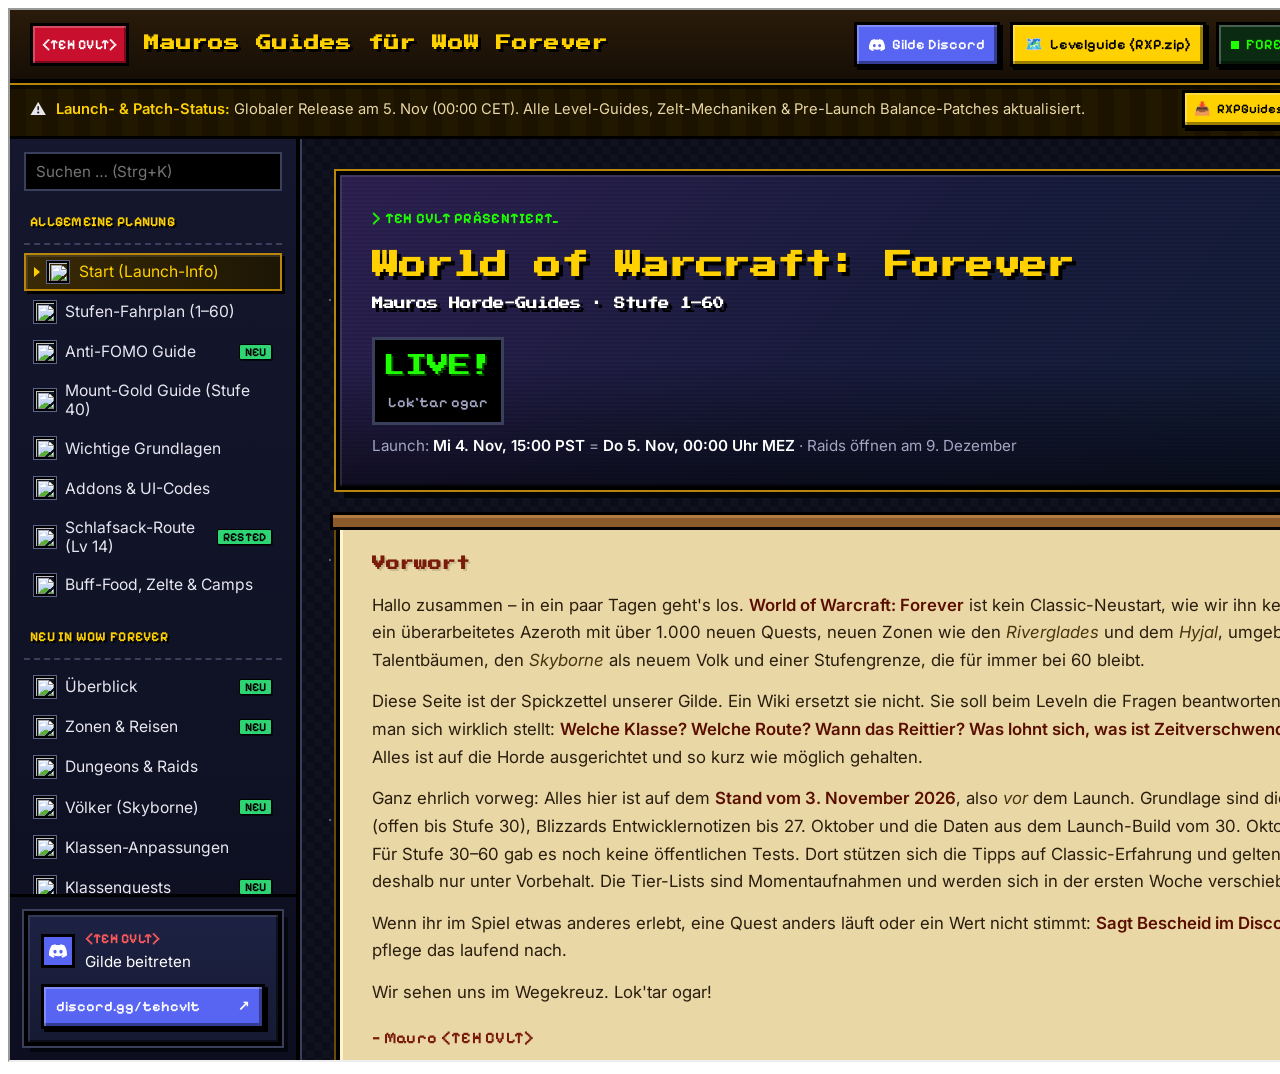
<file: test_runner.html>
﻿<!DOCTYPE html>
<html>
<body>
<iframe id="testIframe" src="index.html" style="width:1400px; height:1050px;"></iframe>
<script>
window.addEventListener('load', () => {
    const ifr = document.getElementById('testIframe');
    ifr.onload = () => {
        const doc = ifr.contentDocument;
        const win = ifr.contentWindow;
        
        const logs = [];
        win.onerror = (msg, url, line, col, err) => {
            logs.push('ERROR: ' + msg + ' at ' + line + ':' + col);
        };
        
        // 1. Check initial state
        const areas = [...doc.querySelectorAll('.nav-area')].map(a => ({
            area: a.dataset.area,
            open: a.classList.contains('open'),
            current: a.classList.contains('current')
        }));
        
        // 2. Try clicking Klassen area button
        const klassenBtn = doc.querySelector('.nav-area[data-area="classes"] .nav-area-btn');
        if (klassenBtn) {
            klassenBtn.click();
        }
        
        const afterClickKlassen = [...doc.querySelectorAll('.nav-area')].map(a => ({
            area: a.dataset.area,
            open: a.classList.contains('open'),
            current: a.classList.contains('current')
        }));
        
        // 3. Try clicking Paladin tab
        const paladinTab = doc.querySelector('.nav-tab[data-target="tab-paladin"]');
        if (paladinTab) {
            paladinTab.click();
        }
        
        const afterClickPaladin = [...doc.querySelectorAll('.nav-area')].map(a => ({
            area: a.dataset.area,
            open: a.classList.contains('open'),
            current: a.classList.contains('current')
        }));
        
        const activePane = doc.querySelector('.tab-pane.active') ? doc.querySelector('.tab-pane.active').id : 'none';
        
        const out = document.createElement('pre');
        out.id = 'test-results';
        out.textContent = JSON.stringify({
            initialAreas: areas,
            afterClickKlassen: afterClickKlassen,
            afterClickPaladin: afterClickPaladin,
            activePane: activePane,
            logs: logs
        }, null, 2);
        document.body.appendChild(out);
    };
});
</script>
</body>
</html>
</file>
